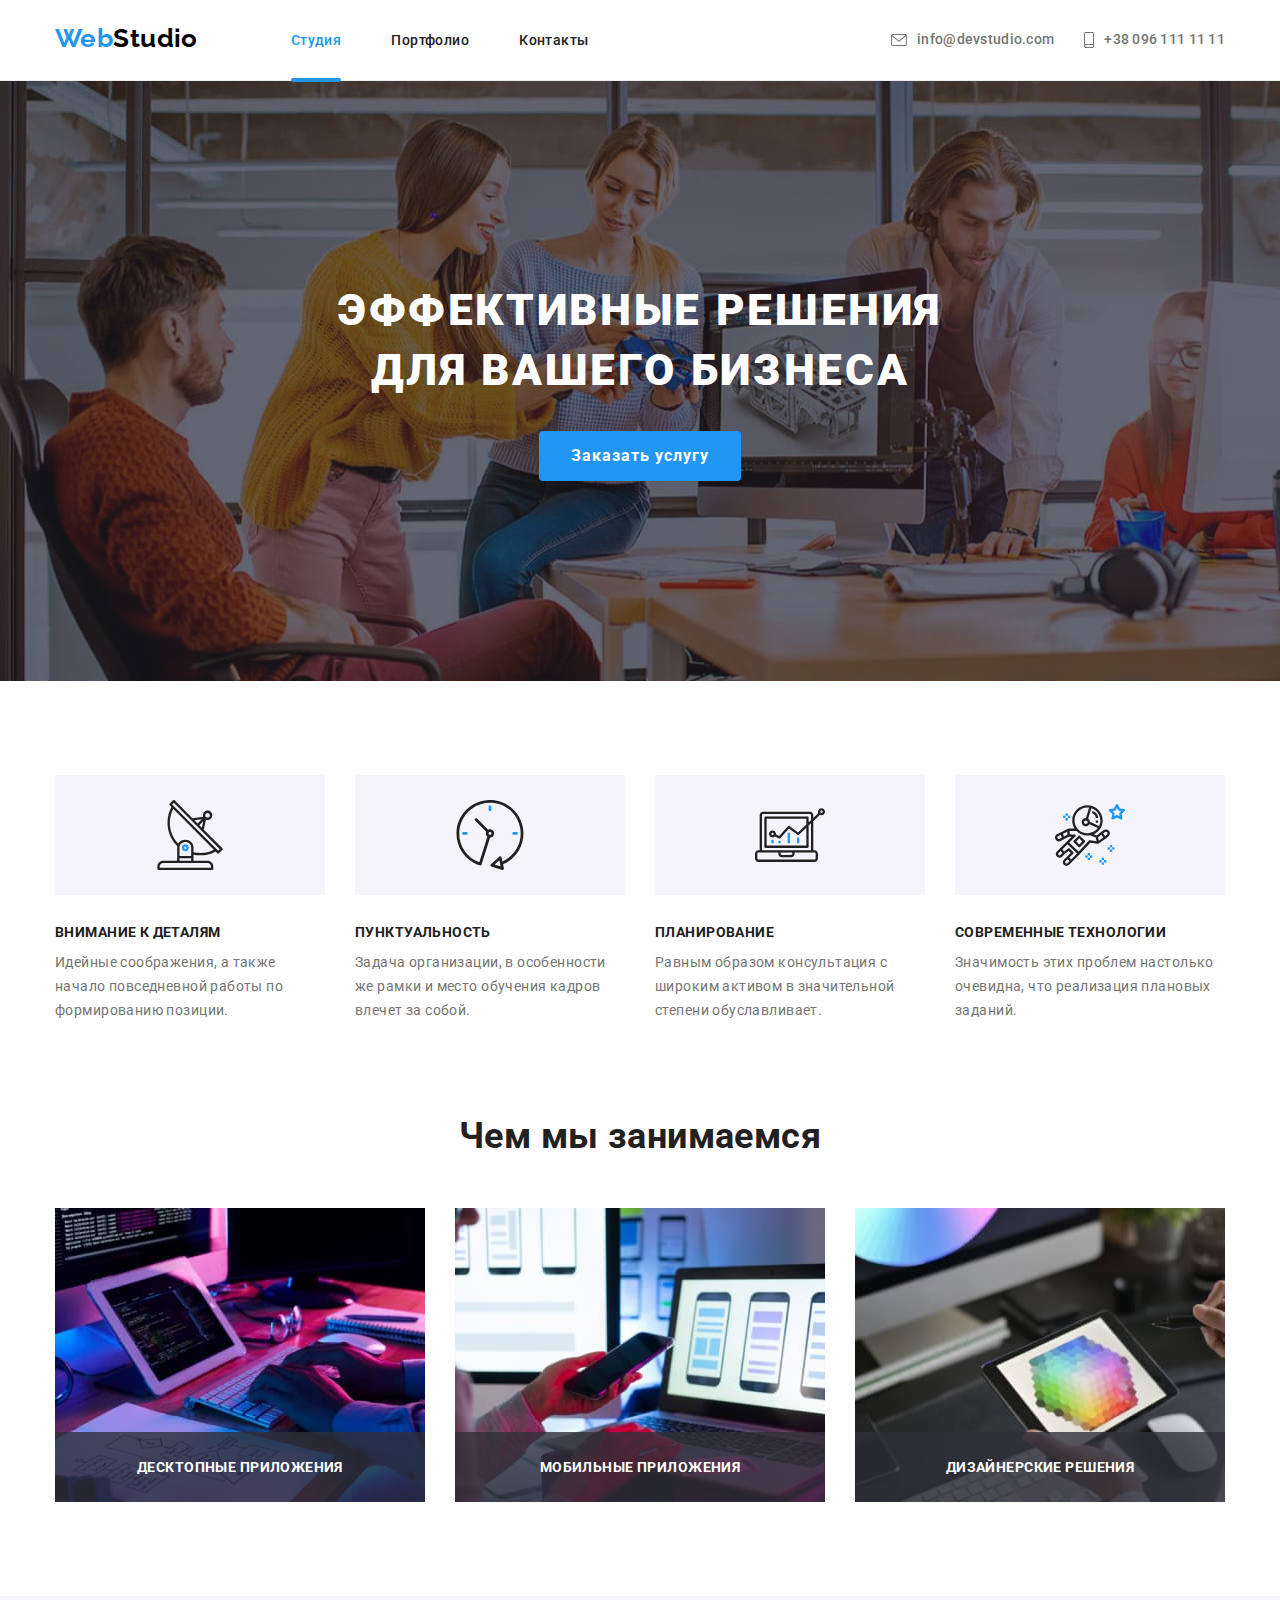
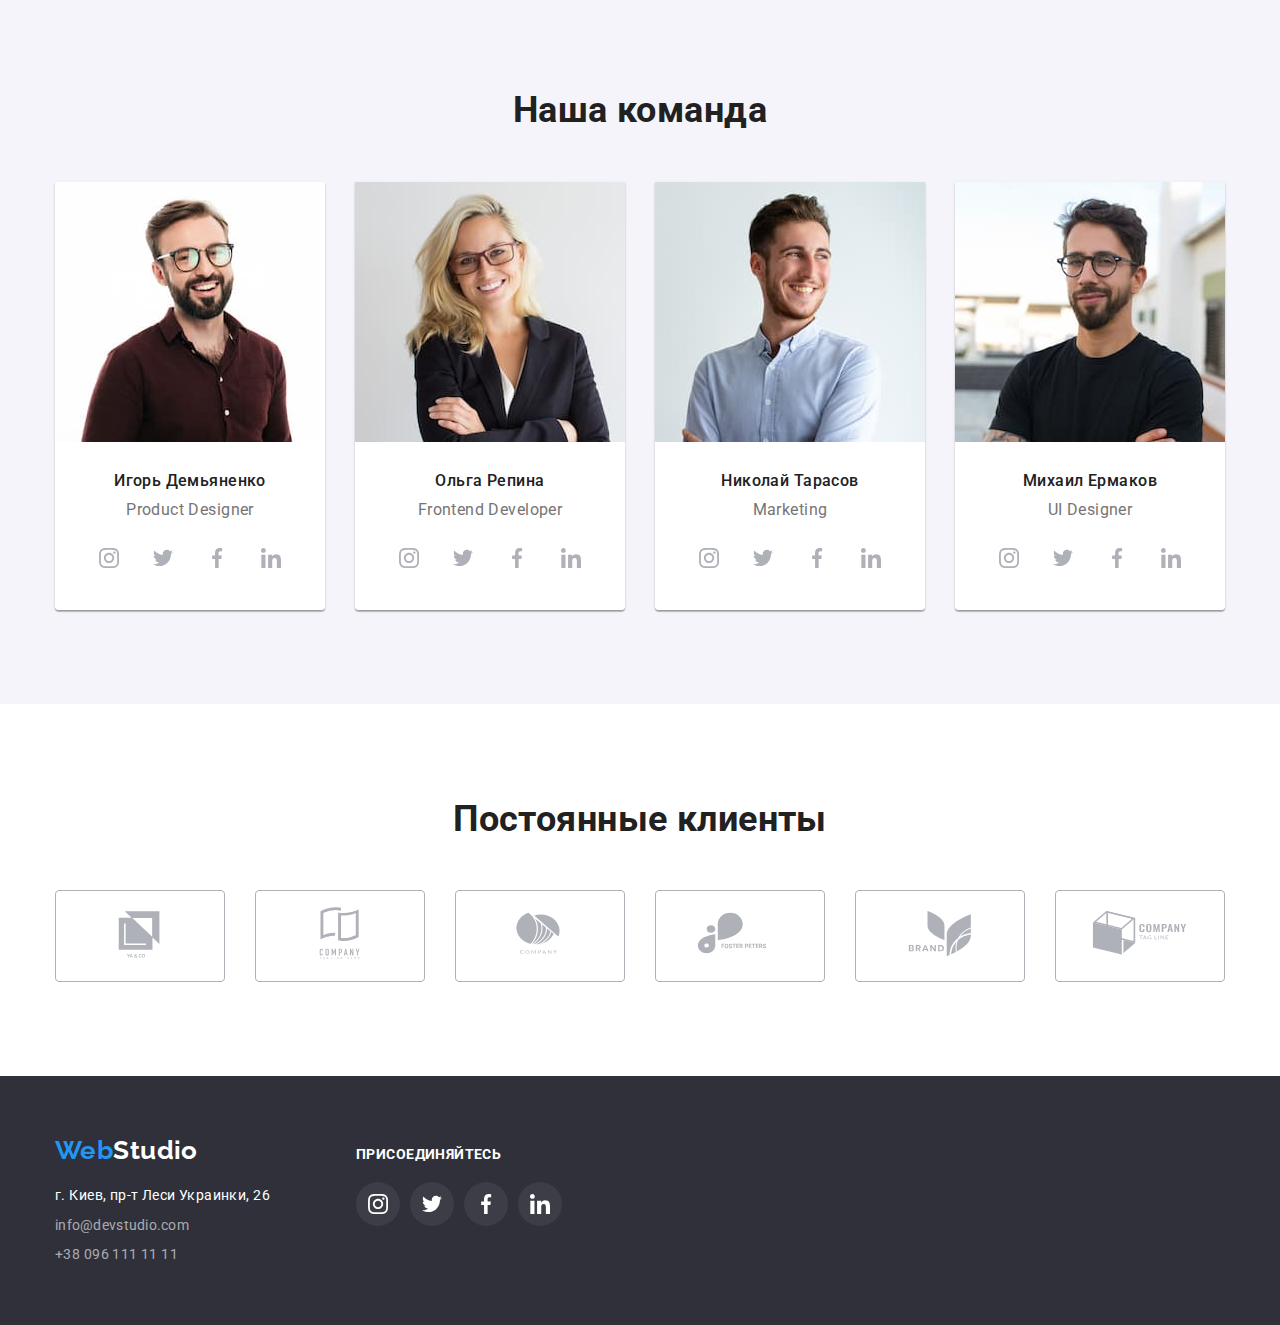
<file: index.html>
<!DOCTYPE html>
<html lang="ru">
    <head>
        <meta charset="UTF-8">
        <meta http-equiv="X-UA-Compatible" content="IE=edge">
        <meta name="viewport" content="width=device-width, initial-scale=1.0">
        <title>Cтудия</title>
        <link rel="preconnect" href="https://fonts.googleapis.com">
        <link rel="preconnect" href="https://fonts.gstatic.com" crossorigin>
        <link href="https://fonts.googleapis.com/css2?family=Raleway:wght@700&family=Roboto:wght@400;500;700;900&display=swap" rel="stylesheet">
        <link rel="stylesheet" href="https://cdnjs.cloudflare.com/ajax/libs/modern-normalize/1.1.0/modern-normalize.min.css">
        <link rel="stylesheet" href="./css/styles.css">
    </head>
    <body>
        <header class="header">
            <div class="container container-nav">
                <nav class="navigation">
                <a href="./index.html" class="header-link-logo link"><span class="logo-web">Web</span><span class="logo-studio">Studio</span></a>
                <ul class="header-list list">
                    <li class="header-item">
                        <a href="./index.html" class="header-link link current">Студия</a>
                    </li>
                    <li class="header-item">
                        <a href="./portfolio.html" class="header-link link">Портфолио</a>
                    </li>
                    <li class="header-item">
                        <a href="" class="header-link link">Контакты</a>
                    </li>
                </ul>
                </nav>
                <ul class="header-contact-list list">
                    <li class="header-contact-item">
                        <a href="mailto:info@devstudio.com" class="header-mail link">
                        <svg class="mail-icon" width="16" height="12">
                            <use href="./images/icons.svg#icon-envelope"></use>
                        </svg>
                        info@devstudio.com</a>
                    </li>
                    <li class="header-contact-item">
                        <a href="tel:+380961111111" class="header-tel link">
                            <svg class="phone-icon" width="10" height="16">
                            <use href="./images/icons.svg#icon-smartphone"></use>
                        </svg>
                        +38 096 111 11 11</a>
                    </li>
                </ul>
            </div>
        </header>
        <main>
            <!-- <main body hero line> -->
                <section class="section-hero section">
                    <div class="container">
                        <h1 class="hero-title">Эффективные решения для вашего бизнеса</h1>
                        <button type="button" class="hero-button" data-modal-open>Заказать услугу</button>
                    </div>
                </section>
            <!-- main body advantages line -->
            <section class="section">
                <div class="container">
                    <h2 class="visually-hidden">Наши преимущества</h2>
                    <ul class="adv-list list">
                        <li class="adv-item">
                            <div class="adv-icon-box">
                                <svg width="70" height="70">
                                    <use href="./images/icons.svg#icon-antenna"></use>
                                </svg>
                            </div>
                            <h3 class="adv-title">Внимание к деталям</h3> 
                            <p class="adv-text">Идейные соображения, а также начало повседневной работы по формированию позиции.</p>
                        </li>
                        <li class="adv-item">
                            <div class="adv-icon-box">
                                <svg width="70" height="70">
                                    <use href="./images/icons.svg#icon-clock"></use>
                                </svg>
                            </div>
                            <h3 class="adv-title">Пунктуальность</h3>
                            <p class="adv-text">Задача организации, в особенности же рамки и место обучения кадров влечет за собой.</p>
                        </li>
                        <li class="adv-item">
                            <div class="adv-icon-box">
                                <svg width="70" height="70">
                                    <use href="./images/icons.svg#icon-diagram"></use>
                                </svg>
                            </div>
                            <h3 class="adv-title">Планирование</h3> 
                            <p class="adv-text">Равным образом консультация с широким активом в значительной степени обуславливает.</p>
                        </li>
                        <li class="adv-item">
                            <div class="adv-icon-box">
                                <svg width="70" height="70">
                                    <use href="./images/icons.svg#icon-astronaut"></use>
                                </svg>
                            </div>
                            <h3 class="adv-title">Современные технологии</h3>
                            <p class="adv-text">Значимость этих проблем настолько очевидна, что реализация плановых заданий.</p>
                        </li>
                    </ul>
                </div>
            </section>            
            <!--main body works line-->
            <section class="section-works section">
                <div class="container">
                    <h2 class="works-title">Чем мы занимаемся</h2>
                    <ul class="works-list list">
                        <li class="works-item">
                            <img src="./images/about-img-1.jpg" alt="планшет и кодинг" width="370" height="294">
                            <p class="works-item-text">Десктопные приложения</p>
                        </li>
                        <li class="works-item">
                            <img src="./images/about-img-2.jpg" alt="ноутбук и телефон" width="370" height="294">
                            <p class="works-item-text">Мобильные приложения</p>
                        </li>
                        <li class="works-item">
                            <img src="./images/about-img-3.jpg" alt="рисунок в планшете" width="370" height="294">
                            <p class="works-item-text">Дизайнерские решения</p>
                        </li>
                    </ul>
                </div>
            </section>
            <!--main body team line-->
            <section class="section-team section">
                <div class="container">
                    <h2 class="team-title">Наша команда</h2>
                    <ul class="team-list list">
                        <li class="team-list-item">
                            <img src="./images/face-1.jpg" alt="мужик в очках и рубашке" width="270" height="260">
                            <div class="team-cards">
                                <h3 class="employee-title">Игорь Демьяненко</h3>
                                <p class="position-team">Product Designer</p>
                                <ul class="team-soc-list list">
                                    <li class="team-soc-item">
                                        <a href="" class="team-soc-link">
                                            <svg class="team-soc-icon" width="20" height="20">
                                                <use href="./images/icons.svg#icon-instagram"></use>
                                            </svg>
                                        </a>
                                    </li>
                                    <li class="team-soc-item">
                                        <a href="" class="team-soc-link">
                                            <svg class="team-soc-icon" width="20" height="20">
                                                <use href="./images/icons.svg#icon-twitter"></use>
                                            </svg>
                                        </a>
                                    </li>
                                    <li class="team-soc-item">
                                        <a href="" class="team-soc-link">
                                            <svg class="team-soc-icon" width="20" height="20">
                                                <use href="./images/icons.svg#icon-facebook"></use>
                                            </svg>
                                        </a>
                                    </li>
                                    <li class="team-soc-item">
                                        <a href="" class="team-soc-link">
                                            <svg class="team-soc-icon" width="20" height="20">
                                                <use href="./images/icons.svg#icon-linkedin"></use>
                                            </svg>
                                        </a>
                                    </li>
                                </ul>
                            </div>
                        </li>
                        <li class="team-list-item">
                            <img src="./images/face-2.jpg" alt="женщина" width="270" height="260">
                            <div class="team-cards">
                                <h3 class="employee-title">Ольга Репина</h3>
                                <p class="position-team">Frontend Developer</p>
                                <ul class="team-soc-list list">
                                    <li class="team-soc-item">
                                        <a href="" class="team-soc-link">
                                            <svg class="team-soc-icon" width="20" height="20">
                                                <use href="./images/icons.svg#icon-instagram"></use>
                                            </svg>
                                        </a>
                                    </li>
                                    <li class="team-soc-item">
                                        <a href="" class="team-soc-link">
                                            <svg class="team-soc-icon" width="20" height="20">
                                                <use href="./images/icons.svg#icon-twitter"></use>
                                            </svg>
                                        </a>
                                    </li>
                                    <li class="team-soc-item">
                                        <a href="" class="team-soc-link">
                                            <svg class="team-soc-icon" width="20" height="20">
                                                <use href="./images/icons.svg#icon-facebook"></use>
                                            </svg>
                                        </a>
                                    </li>
                                    <li class="team-soc-item">
                                        <a href="" class="team-soc-link">
                                            <svg class="team-soc-icon" width="20" height="20">
                                                <use href="./images/icons.svg#icon-linkedin"></use>
                                            </svg>
                                        </a>
                                    </li>
                                </ul>
                            </div>
                        </li>
                        <li class="team-list-item">
                            <img src="./images/face-3.jpg" alt="мужик в белой рубашке" width="270" height="260">
                            <div class="team-cards">
                                <h3 class="employee-title">Николай Тарасов</h3>
                                <p class="position-team">Marketing</p>
                                <ul class="team-soc-list list">
                                    <li class="team-soc-item">
                                        <a href="" class="team-soc-link">
                                            <svg class="team-soc-icon" width="20" height="20">
                                                <use href="./images/icons.svg#icon-instagram"></use>
                                            </svg>
                                        </a>
                                    </li>
                                    <li class="team-soc-item">
                                        <a href="" class="team-soc-link">
                                            <svg class="team-soc-icon" width="20" height="20">
                                                <use href="./images/icons.svg#icon-twitter"></use>
                                            </svg>
                                        </a>
                                    </li>
                                    <li class="team-soc-item">
                                        <a href="" class="team-soc-link">
                                            <svg class="team-soc-icon" width="20" height="20">
                                                <use href="./images/icons.svg#icon-facebook"></use>
                                            </svg>
                                        </a>
                                    </li>
                                    <li class="team-soc-item">
                                        <a href="" class="team-soc-link">
                                            <svg class="team-soc-icon" width="20" height="20">
                                                <use href="./images/icons.svg#icon-linkedin"></use>
                                            </svg>
                                        </a>
                                    </li>
                                </ul>
                            </div>
                        </li>
                        <li class="team-list-item">
                            <img src="./images/face-4.jpg" alt="мужик в очках и футболке" width="270" height="260">
                            <div class="team-cards">
                                <h3 class="employee-title">Михаил Ермаков</h3>
                                <p class="position-team">UI Designer</p>
                                <ul class="team-soc-list list">
                                    <li class="team-soc-item">
                                        <a href="" class="team-soc-link">
                                            <svg class="team-soc-icon" width="20" height="20">
                                                <use href="./images/icons.svg#icon-instagram"></use>
                                            </svg>
                                        </a>
                                    </li>
                                    <li class="team-soc-item">
                                        <a href="" class="team-soc-link">
                                            <svg class="team-soc-icon" width="20" height="20">
                                                <use href="./images/icons.svg#icon-twitter"></use>
                                            </svg>
                                        </a>
                                    </li>
                                    <li class="team-soc-item">
                                        <a href="" class="team-soc-link">
                                            <svg class="team-soc-icon" width="20" height="20">
                                                <use href="./images/icons.svg#icon-facebook"></use>
                                            </svg>
                                        </a>
                                    </li>
                                    <li class="team-soc-item">
                                        <a href="" class="team-soc-link">
                                            <svg class="team-soc-icon" width="20" height="20">
                                                <use href="./images/icons.svg#icon-linkedin"></use>
                                            </svg>
                                        </a>
                                    </li>
                                </ul>
                            </div>
                        </li>
                    </ul>
                </div>
            </section>
            <!-- clients section -->
            <section class="section-clients section">
                <div class="container">
                    <h2 class="title-clients">Постоянные клиенты</h2>
                    <ul class="clients-list list">
                        <li class="clients-item">
                            <a href="" class="clients-links">
                                <svg class="clients-icon" width="106" height="60">
                                    <use href="./images/icons.svg#icon-Logo-1"></use>
                                </svg>
                            </a>
                        </li>
                        <li class="clients-item">
                            <a href="" class="clients-links">
                                <svg class="clients-icon" width="106" height="60">
                                    <use href="./images/icons.svg#icon-Logo-2"></use>
                                </svg>
                            </a>
                        </li>
                        <li class="clients-item">
                            <a href="" class="clients-links">
                                <svg class="clients-icon" width="106" height="60">
                                    <use href="./images/icons.svg#icon-Logo-3"></use>
                                </svg>
                            </a>
                        </li>
                        <li class="clients-item">
                            <a href="" class="clients-links">
                                <svg class="clients-icon" width="106" height="60">
                                    <use href="./images/icons.svg#icon-Logo-4"></use>
                                </svg>
                            </a>
                        </li>
                        <li class="clients-item">
                            <a href="" class="clients-links">
                                <svg class="clients-icon" width="106" height="60">
                                    <use href="./images/icons.svg#icon-Logo-5"></use>
                                </svg>
                            </a>
                        </li>
                        <li class="clients-item">
                            <a href="" class="clients-links">
                                <svg class="clients-icon" width="106" height="60">
                                    <use href="./images/icons.svg#icon-Logo-6"></use>
                                </svg>
                            </a>
                        </li>
                    </ul>
                </div>
            </section>
        </main>    
        <footer class="footer">
            <div class="container-footer container">
            <div>
                <a href="./index.html" class="footer-link-logo link"><span class="logo-web">Web</span><span class="logo-studio-footer">Studio</span></a>
                <address class="address-container">
                <ul class="address-list list">
                    <li class="adress-item">
                        <a href="https://goo.gl/maps/8bVCaFrBpP2hShio7" target="_blank" class="footer-map-link link">г. Киев, пр-т Леси Украинки, 26</a>
                    </li>
                    <li class="adress-item">
                        <a href="mailto:info@devstudio.com" class="footer-mail link">info@devstudio.com</a>
                    </li>
                    <li class="adress-item">
                        <a href="tel:+380961111111" class="footer-tel link">+38 096 111 11 11</a>
                    </li>
                </ul>
                </address>
            </div>
                <div class="join-us-footer">
                    <p class="join-us-title">Присоединяйтесь</p>
                    <ul class="join-us-list list">
                        <li class="join-us-item">
                            <a href="" class="join-us-link link">
                                <svg class="join-us-icon" width="20" height="20">
                                    <use href="./images/icons.svg#icon-instagram"></use>
                                </svg>
                            </a>
                        </li>
                        <li class="join-us-item">
                            <a href="" class="join-us-link link">
                                <svg class="join-us-icon" width="20" height="20">
                                    <use href="./images/icons.svg#icon-twitter"></use>
                                </svg>
                            </a>
                        </li>
                        <li class="join-us-item">
                            <a href="" class="join-us-link link">
                                <svg class="join-us-icon" width="20" height="20">
                                    <use href="./images/icons.svg#icon-facebook"></use>
                                </svg>
                            </a>
                        </li>
                        <li class="join-us-item">
                            <a href="" class="join-us-link link">
                                <svg class="join-us-icon" width="20" height="20">
                                    <use href="./images/icons.svg#icon-linkedin"></use>
                                </svg>
                            </a>
                        </li>
                    </ul>
                </div>
            </div>    
        </footer>
        <div class="backdrop is-hidden" data-modal>
            <div class="modal">
                <button type="button" class="modal-button" data-modal-close>
                    <svg class="icon-Vector" width="11" height="11">
                    <use href="./images/icons.svg#icon-Vector"></use>
                </svg>
            </button>
        </div>
        </div>
        <script src="./js/modal.js"></script>
    </body>
</html>
</file>
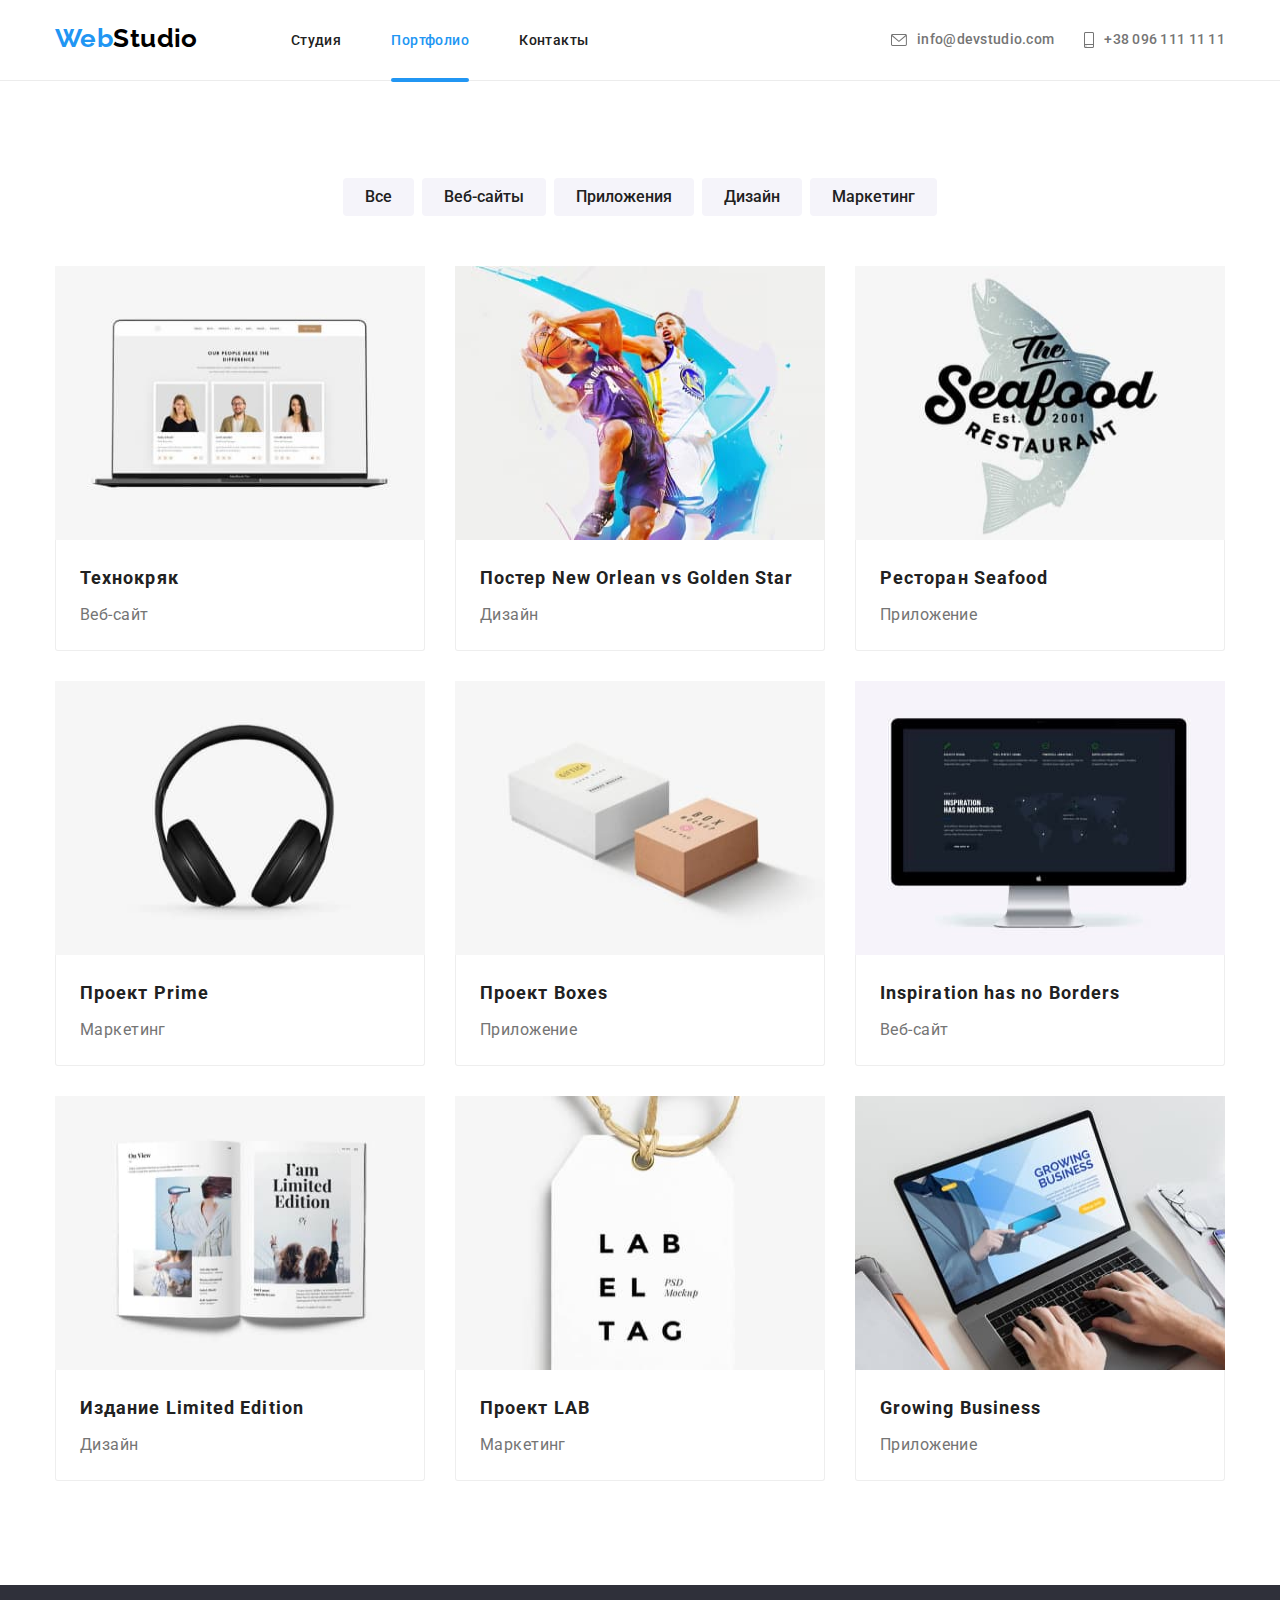
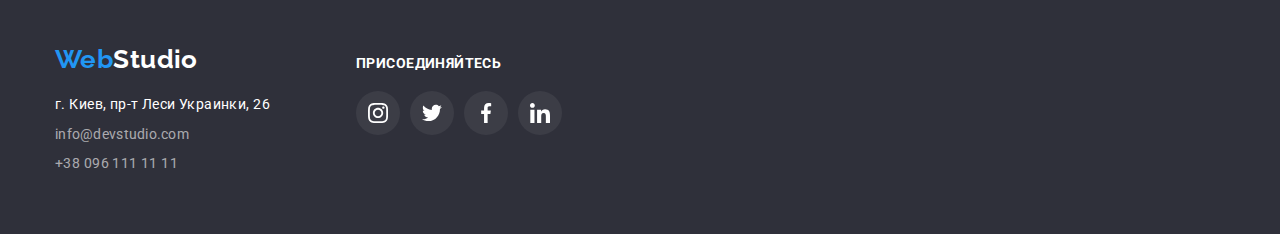
<file: portfolio.html>
<!DOCTYPE html>
<html lang="ru">

<head>
    <meta charset="UTF-8">
    <meta http-equiv="X-UA-Compatible" content="IE=edge">
    <meta name="viewport" content="width=device-width, initial-scale=1.0">
    <title>Портфолио</title>
    <link rel="preconnect" href="https://fonts.googleapis.com">
    <link rel="preconnect" href="https://fonts.gstatic.com" crossorigin>
    <link
        href="https://fonts.googleapis.com/css2?family=Raleway:wght@700&family=Roboto:wght@400;500;700;900&display=swap"
        rel="stylesheet">
    <link rel="stylesheet"
        href="https://cdnjs.cloudflare.com/ajax/libs/modern-normalize/1.1.0/modern-normalize.min.css">
    <link rel="stylesheet" href="./css/styles.css">
</head>

<body>
    <header class="header">
        <div class="container container-nav">
            <nav class="navigation">
                <a href="./index.html" class="header-link-logo link"><span class="logo-web">Web</span><span class="logo-studio">Studio</span></a>
                <ul class="header-list list">
                    <li class="header-item">
                        <a href="./index.html" class="header-link link">Студия</a>
                    </li>
                    <li class="header-item">
                        <a href="./portfolio.html" class="header-link link current">Портфолио</a>
                    </li>
                    <li class="header-item">
                        <a href="" class="header-link link">Контакты</a>
                    </li>
                </ul>
            </nav>
            <ul class="header-contact-list list">
                <li class="header-contact-item">
                    <a href="mailto:info@devstudio.com" class="header-mail link">
                        <svg class="mail-icon" width="16" height="12">
                            <use href="./images/icons.svg#icon-envelope"></use>
                        </svg>
                        info@devstudio.com</a>
                </li>
                <li class="header-contact-item">
                    <a href="tel:+380961111111" class="header-tel link">
                        <svg class="phone-icon" width="10" height="16">
                            <use href="./images/icons.svg#icon-smartphone"></use>
                        </svg>
                        +38 096 111 11 11</a>
                </li>
            </ul>
        </div>
    </header>
    <main>
        <section class="services">
            <div class="container">
                <h1 class="visually-hidden">Услуги</h1>
                    <ul class="services-button-list list">
                        <li class="services-buttom-item">
                            <button type="button" class="services-button">Все</button>
                        </li>
                        <li class="services-buttom-item">
                            <button type="button" class="services-button">Веб-сайты</button>
                        </li>
                        <li class="services-buttom-item">
                            <button type="button" class="services-button">Приложения</button>
                        </li>
                        <li class="services-buttom-item">
                            <button type="button" class="services-button">Дизайн</button>
                        </li>
                        <li class="services-buttom-item">
                            <button type="button" class="services-button">Маркетинг</button>
                        </li>
                    </ul>
                    <ul class="services-pics-list list">
                        <li class="services-pics-item">
                            <a href="" class="services-link link">
                                <div class="services-img-decor">
                                    <img src="./images/projects-1.jpg" alt="Технологии" width="370" height="274">
                                    <p class="services-decor-text">Ресурс предлагает комплексные предложения с разным
                                        уровнем функционала и сервисов. Все это позволит посетителю получить
                                        исчерпывающие сведения о компании или частном лице. Lorem ipsum dolor sit amet
                                        consectetur adipisicing elit. Inventore, amet. Nisi ea molestias, culpa itaque
                                        mollitia reiciendis et nam perspiciatis nobis possimus? Voluptate minima
                                        accusamus placeat eaque, pariatur ipsam dicta suscipit unde impedit magnam.
                                        Tempore maxime sequi maiores eveniet eum?</p>
                                </div>
                                <div class="portfolio-cards">
                                    <h2 class="sevices-title">Технокряк</h2>
                                    <p class="services-text">Веб-сайт</p>
                                </div>
                            </a>
                        </li>
                        <li class="services-pics-item">
                            <a href="" class="services-link link">
                                <div class="services-img-decor">
                                    <img src="./images/projects-2.jpg" alt="Технологии" width="370" height="274">
                                    <p class="services-decor-text">Ресурс предлагает комплексные предложения с разным
                                        уровнем функционала и сервисов. Все это позволит посетителю получить
                                        исчерпывающие сведения о компании или частном лице. Lorem ipsum dolor sit amet
                                        consectetur adipisicing elit. Inventore, amet. Nisi ea molestias, culpa itaque
                                        mollitia reiciendis et nam perspiciatis nobis possimus? Voluptate minima
                                        accusamus placeat eaque, pariatur ipsam dicta suscipit unde impedit magnam.
                                        Tempore maxime sequi maiores eveniet eum?</p>
                                </div>
                                <div class="portfolio-cards">
                                    <h2 class="sevices-title">Постер New Orlean vs Golden Star</h2>
                                        <p class="services-text">Дизайн</p>
                                </div>
                            </a>
                        </li>
                        <li class="services-pics-item">
                            <a href="" class="services-link link">
                                <div class="services-img-decor">
                                    <img src="./images/projects-3.jpg" alt="Технологии" width="370" height="274">
                                    <p class="services-decor-text">Ресурс предлагает комплексные предложения с разным
                                    уровнем функционала и сервисов. Все это позволит посетителю получить исчерпывающие
                                    сведения о компании или частном лице. Lorem ipsum dolor sit amet consectetur
                                    adipisicing elit. Inventore, amet. Nisi ea molestias, culpa itaque mollitia
                                    reiciendis et nam perspiciatis nobis possimus? Voluptate minima accusamus placeat
                                    eaque, pariatur ipsam dicta suscipit unde impedit magnam. Tempore maxime sequi
                                    maiores eveniet eum?</p>
                                </div>
                                <div class="portfolio-cards">
                                    <h2 class="sevices-title">Ресторан Seafood</h2>
                                    <p class="services-text">Приложение</p>
                                </div>
                            </a>
                        </li>
                        <li class="services-pics-item">
                            <a href="" class="services-link link">
                                <div class="services-img-decor">
                                    <img src="./images/projects-4.jpg" alt="Технологии" width="370" height="274">
                                    <p class="services-decor-text">Ресурс предлагает комплексные предложения с разным
                                        уровнем функционала и сервисов. Все это позволит посетителю получить исчерпывающие
                                        сведения о компании или частном лице. Lorem ipsum dolor sit amet consectetur
                                        adipisicing elit. Inventore, amet. Nisi ea molestias, culpa itaque mollitia
                                        reiciendis et nam perspiciatis nobis possimus? Voluptate minima accusamus placeat
                                        eaque, pariatur ipsam dicta suscipit unde impedit magnam. Tempore maxime sequi
                                        maiores eveniet eum?</p>
                                </div>
                                <div class="portfolio-cards">
                                    <h2 class="sevices-title">Проект Prime</h2>
                                    <p class="services-text">Маркетинг</p>
                                </div>
                            </a>
                        </li>
                        <li class="services-pics-item">
                            <a href="" class="services-link link">
                                <div class="services-img-decor">
                                    <img src="./images/projects-5.jpg" alt="Технологии" width="370" height="274">
                                    <p class="services-decor-text">Ресурс предлагает комплексные предложения с разным
                                        уровнем функционала и сервисов. Все это позволит посетителю получить исчерпывающие
                                        сведения о компании или частном лице. Lorem ipsum dolor sit amet consectetur
                                        adipisicing elit. Inventore, amet. Nisi ea molestias, culpa itaque mollitia
                                        reiciendis et nam perspiciatis nobis possimus? Voluptate minima accusamus placeat
                                        eaque, pariatur ipsam dicta suscipit unde impedit magnam. Tempore maxime sequi
                                        maiores eveniet eum?</p>
                                </div>
                                <div class="portfolio-cards">
                                    <h2 class="sevices-title">Проект Boxes</h2>
                                    <p class="services-text">Приложение</p>
                                </div>
                            </a>
                        </li>
                        <li class="services-pics-item">
                            <a href="" class="services-link link">
                                <div class="services-img-decor">
                                    <img src="./images/projects-6.jpg" alt="Технологии" width="370" height="274">
                                    <p class="services-decor-text">Ресурс предлагает комплексные предложения с разным
                                        уровнем функционала и сервисов. Все это позволит посетителю получить исчерпывающие
                                        сведения о компании или частном лице. Lorem ipsum dolor sit amet consectetur
                                        adipisicing elit. Inventore, amet. Nisi ea molestias, culpa itaque mollitia
                                        reiciendis et nam perspiciatis nobis possimus? Voluptate minima accusamus placeat
                                        eaque, pariatur ipsam dicta suscipit unde impedit magnam. Tempore maxime sequi
                                        maiores eveniet eum?</p>
                                </div>
                                <div class="portfolio-cards">
                                    <h2 lang="en" class="sevices-title">Inspiration has no Borders</h2>
                                    <p class="services-text">Веб-сайт</p>
                                </div>
                            </a>
                        </li>
                        <li class="services-pics-item">
                            <a href="" class="services-link link">
                                <div class="services-img-decor">   
                                    <img src="./images/projects-7.jpg" alt="Технологии" width="370" height="274">
                                    <p class="services-decor-text">Ресурс предлагает комплексные предложения с разным
                                        уровнем функционала и сервисов. Все это позволит посетителю получить исчерпывающие
                                        сведения о компании или частном лице. Lorem ipsum dolor sit amet consectetur
                                        adipisicing elit. Inventore, amet. Nisi ea molestias, culpa itaque mollitia
                                        reiciendis et nam perspiciatis nobis possimus? Voluptate minima accusamus placeat
                                        eaque, pariatur ipsam dicta suscipit unde impedit magnam. Tempore maxime sequi
                                        maiores eveniet eum?</p></div>
                                <div class="portfolio-cards">
                                    <h2 class="sevices-title">Издание Limited Edition</h2>
                                    <p class="services-text">Дизайн</p>
                                </div>
                            </a>
                        </li>
                        <li class="services-pics-item">
                            <a href="" class="services-link link">
                                <div class="services-img-decor">
                                    <img src="./images/projects-8.jpg" alt="Технологии" width="370" height="274">
                                    <p class="services-decor-text">Ресурс предлагает комплексные предложения с разным
                                        уровнем функционала и сервисов. Все это позволит посетителю получить исчерпывающие
                                        сведения о компании или частном лице. Lorem ipsum dolor sit amet consectetur
                                        adipisicing elit. Inventore, amet. Nisi ea molestias, culpa itaque mollitia
                                        reiciendis et nam perspiciatis nobis possimus? Voluptate minima accusamus placeat
                                        eaque, pariatur ipsam dicta suscipit unde impedit magnam. Tempore maxime sequi
                                        maiores eveniet eum?</p>
                                </div>
                                <div class="portfolio-cards">
                                    <h2 class="sevices-title">Проект LAB</h2>
                                    <p class="services-text">Маркетинг</p>
                                </div>
                            </a>
                        </li>
                        <li class="services-pics-item">
                            <a href="" class="services-link link">
                                <div class="services-img-decor">
                                    <img src="./images/projects-9.jpg" alt="Технологии" width="370" height="274">
                                    <p class="services-decor-text">Ресурс предлагает комплексные предложения с разным
                                        уровнем функционала и сервисов. Все это позволит посетителю получить исчерпывающие
                                        сведения о компании или частном лице. Lorem ipsum dolor sit amet consectetur
                                        adipisicing elit. Inventore, amet. Nisi ea molestias, culpa itaque mollitia
                                        reiciendis et nam perspiciatis nobis possimus? Voluptate minima accusamus placeat
                                        eaque, pariatur ipsam dicta suscipit unde impedit magnam. Tempore maxime sequi
                                        maiores eveniet eum?</p>
                                </div>
                                <div class="portfolio-cards">
                                    <h2 lang="en" class="sevices-title">Growing Business</h2>
                                    <p class="services-text">Приложение</p>
                                </div>
                            </a>
                        </li>
                    </ul>
            </div>
        </section>
    </main>
</body>
<footer class="footer">
    <div class="container-footer container">
        <div>
            <a href="./index.html" class="footer-link-logo link"><span class="logo-web">Web</span><span
                    class="logo-studio-footer">Studio</span></a>
            <address class="address-container">
                <ul class="address-list list">
                    <li class="adress-item">
                        <a href="https://goo.gl/maps/8bVCaFrBpP2hShio7" target="_blank" class="footer-map-link link">г.
                            Киев, пр-т Леси Украинки, 26</a>
                    </li>
                    <li class="adress-item">
                        <a href="mailto:info@devstudio.com" class="footer-mail link">info@devstudio.com</a>
                    </li>
                    <li class="adress-item">
                        <a href="tel:+380961111111" class="footer-tel link">+38 096 111 11 11</a>
                    </li>
                </ul>
            </address>
        </div>
        <div class="join-us-footer">
            <p class="join-us-title">Присоединяйтесь</p>
            <ul class="join-us-list list">
                <li class="join-us-item">
                    <a href="" class="join-us-link link">
                        <svg class="join-us-icon" width="20" height="20">
                            <use href="./images/icons.svg#icon-instagram"></use>
                        </svg>
                    </a>
                </li>
                <li class="join-us-item">
                    <a href="" class="join-us-link link">
                        <svg class="join-us-icon" width="20" height="20">
                            <use href="./images/icons.svg#icon-twitter"></use>
                        </svg>
                    </a>
                </li>
                <li class="join-us-item">
                    <a href="" class="join-us-link link">
                        <svg class="join-us-icon" width="20" height="20">
                            <use href="./images/icons.svg#icon-facebook"></use>
                        </svg>
                    </a>
                </li>
                <li class="join-us-item">
                    <a href="" class="join-us-link link">
                        <svg class="join-us-icon" width="20" height="20">
                            <use href="./images/icons.svg#icon-linkedin"></use>
                        </svg>
                    </a>
                </li>
            </ul>
        </div>
    </div>
</footer>

</html>
</file>
<file: css/styles.css>
html {
    box-sizing: border-box;
}

*, 
*::before, 
*::after {
    box-sizing: inherit;
}

h1, h2, h3, h4, h5, h6, p {
    margin: 0;
}

ul, ol {
    padding-left: 0;
    margin: 0;
}


:root {
    --title-text-color: #212121;
    --header-link-color: #212121;
    --button-services-color: #212121;
    --secondary-text-color: #757575;
    --main-text-color: #FFFFFF;
    --main-background-color: #ffffff;
    --footer-text: #ffffff;
    --button-text-color: #ffffff;
    --logo-studio-color: #000000;
    --logo-studio-alt-color: #FFFFFF;
    --hero-button-color: #ffffff;
    --hero-button-color-alt: #000000;
    --logo-web-color: #2196F3;
    --link-color: #2196F3;
    --main-button-color: #2196F3;
    --bg-icon-color: #2196F3;
    --footer-text-color: rgba(255, 255, 255, 0.6);
    --hero-background-color: #2F303A;
    --footer-background-color: #2F303A;
    --button-background-color: #F5F4FA;
    --team-background-color: #F5F4FA;
    --list-right-margin: 30px;
}

body {
    margin: 0;
    font-family: 'Roboto', Tahoma sans-serif;
    color: var(--secondary-text-color);
    font-size: 14px;
    letter-spacing: 0.03em;
    background-color: var(--main-background-color);
}

img {
    display: block;
}

.visually-hidden {
    position: absolute;
    white-space: nowrap;
    width: 1px;
    height: 1px;
    overflow: hidden;
    border: 0;
    padding: 0;
    clip: rect(0 0 0 0);
    clip-path: inset(50%);
    margin: -1p;
}

.link {
    text-decoration: none;
}

.list {
    list-style: none;
    padding: 0;
    margin: 0;
}

.container {    
    width: 1200px;
    padding-left: 15px;
    padding-right: 15px;
    margin: 0 auto;
}

.section {
    padding-top: 94px;
    padding-bottom: 94px;
}

/*-----------------header body-------*/ 
.header {
    border-bottom: 1px solid #ECECEC;
}

.container-nav {
    display: flex;
    align-items: center;
}

.navigation {
    display: flex;
}

.header-link-logo {
    padding-top: 24px;
    padding-bottom: 25px;
    text-decoration: none;
    align-items: center;
    margin-right: 93px;
    font-family: "Raleway";
}

.logo-web {
    font-family: "Raleway", sans-serif;
    font-weight: 700;
    font-size: 26px;
    line-height: 1.1;
    color: var(--logo-web-color);
}

.logo-studio {
    font-family: "Raleway", sans-serif;
    font-weight: 700;
    font-size: 26px;
    line-height: 1.1;
    color: var(--logo-studio-color);
}

.header-list {
    display: flex;
}

.header-item {
    padding-top: 32px;
    padding-bottom: 32px;
    margin-right: 50px;
}

.header-item:last-child {
    margin-right: 0;
}

.header-link {
    position: relative;
    padding-top: 32px;
    padding-bottom: 32px;
    font-weight: 500;
    line-height: 1.1;
    color: var(--header-link-color);

    transition-property: color;
    transition-duration: 250ms;
    transition-timing-function: cubic-bezier(0.4, 0, 0.2, 1);
}

.header-link.current::after {
    content:"";
    position: absolute;
    width: 100%;
    left: 0;
    bottom: -2px;
    height: 4px;
    border-radius: 2px;

    background: #2196F3;
}

.header-link:hover, 
.header-link:focus {
    color: var(--link-color);
}

.link.current {
    color: var(--link-color);
}

/*------header contacts-------*/

.header-contact-list {
    display: flex;
    margin-left: auto;
}

.header-contact-item {
    margin-right: 50px;
    margin: auto;
}

.header-mail {
    display: flex;
    align-items: center;
    margin-right: 30px;
    padding-top: 32px;
    padding-bottom: 32px;
    font-weight: 500;
    line-height: 1.14;
    letter-spacing: 0.02em;
    color: var(--secondary-text-color);

    transition-property: color, fill;
    transition-duration: 250ms;
    transition-timing-function: cubic-bezier(0.4, 0, 0.2, 1);
}

.header-mail:hover,
.header-mail:focus {
    color: var(--link-color)
}

.mail-icon {
    fill: #757575;
    margin-right: 10px;
    height: 14px;
}

.phone-icon {
    fill: #757575;
    margin-right: 10px;
    height: 16px;
}

.header-mail:hover .mail-icon {
    fill: var(--link-color)
}

.header-tel {
    width: 100%;
    height: 100%;
    display: flex;
    align-items: center;
    padding-top: 32px;
    padding-bottom: 32px;
    font-weight: 500;
    line-height: 1.14;
    letter-spacing: 0.02em;
    color: var(--secondary-text-color);

    transition-property: color, fill;
    transition-duration: 250ms;
    transition-timing-function: cubic-bezier(0.4, 0, 0.2, 1);
}
.header-tel:hover,
.header-tel:focus {
    color: var(--link-color);
}

.header-tel:hover .phone-icon {
    fill: var(--link-color)
}

/*-------------main body hero line--------*/
.section-hero {
    background-color: var(--hero-background-color);
    text-align: center;
    padding-top: 200px;
    padding-bottom: 200px;
    background-image:linear-gradient(rgba(47, 48, 58, 0.4), rgba(47, 48, 58, 0.4)), url(../images/Hero-bg.jpg);
    background-repeat: no-repeat;
    background-size: cover;
    max-width: 1600px;
    margin: 0 auto;
}

.hero-title {
    max-width: 696px;
    margin: 0 auto;
    margin-bottom: 30px;
    font-weight: 900;
    font-size: 44px;
    line-height: 1.36;
    letter-spacing: 0.06em;
    text-transform: uppercase;
    color: var(--main-text-color);
}

.hero-button {
    border-radius: 4px; 
    min-width: 200px;
    padding: 10px 32px;
    font-weight: 700;
    font-size: 16px;
    line-height: 1.87;
    border: none;
    align-items: center;
    letter-spacing: 0.06em;
    color: var(--hero-button-color);
    cursor: pointer;
    background-color: var(--main-button-color);
}

/*-------------main body advantages line--------*/

.adv-list {
    display: flex;
    flex-wrap: wrap;
}

.adv-item {
    margin-right: var(--list-right-margin);
}

.adv-item:last-child {
    margin-right: 0;
}

.adv-icon-box {
    width: 270px;
    height: 120px;
    background-color: #F5F4FA;
    display: flex;
    justify-content: center;
    align-items: center;
    margin-bottom: 30px;
}

.adv-title {
    font-size: 14px;
    margin-bottom: 10px;
    font-weight: 700;
    line-height: 1.14;
    text-transform: uppercase;
    color: var(--title-text-color);
}

.adv-item {
    max-width: 270px;
}

.adv-text {
    line-height: 1.7;
}

/* --------------main body works line------*/

.section-works {
    padding-top: 0px;
}

.works-list {
    display: flex;
    flex-wrap: wrap;
}

.works-item {
    position: relative;
    margin-right: var(--list-right-margin);
}

.works-item:last-child {
    margin-right: 0;
}

.works-title {
    margin-bottom: 50px;
    font-weight: 700;
    font-size: 36px;
    line-height: 1.16;
    text-align: center;
    color: var(--title-text-color);
}

.works-item-text {
    position: absolute;
    height: 70px;
    bottom: 0px;
    display: flex;
    justify-content: center;
    align-items: center;
    width: 100%;

    font-weight: 700;
    line-height: 16px;
    text-transform: uppercase;

    color: var(--main-text-color);
    background: rgba(47, 48, 58, 0.8);
}

/* --------------main body team line------*/

.section-team {
    background-color: var(--team-background-color);
}

.team-list {
    display: flex;
    flex-wrap: wrap;
}

.team-list-item {
    margin-right: var(--list-right-margin);
    box-shadow: 0px 1px 3px rgba(0, 0, 0, 0.12), 0px 1px 1px rgba(0, 0, 0, 0.14), 0px 2px 1px rgba(0, 0, 0, 0.2);
    border-radius: 0px 0px 4px 4px;
}

.team-list-item:last-child {
    margin-right: 0;
}

.team-cards {
    width: 270px;
    padding-top: 30px;
    padding-bottom: 30px;
    background-color: #ffffff;
    border-bottom-left-radius: 4px;
    border-bottom-right-radius: 4px;
}

.team-title {
    margin-bottom: 50px;
    font-weight: 700;
    font-size: 36px;
    line-height: 1.16;
    text-align: center;
    color: var(--title-text-color);
}

.employee-title {
    margin-bottom: 10px;
    font-weight: 500;
    font-size: 16px;
    line-height: 1.18;
    text-align: center;
    color: var(--title-text-color);
}
.position-team {
    margin: 0 auto;
    font-size: 16px;
    line-height: 1.18;
    text-align: center;
    margin-bottom: 16px;    
}

.team-soc-list {
    display: flex;
    justify-content: center;
}

.team-soc-item {
    margin-right: 10px;
    width: 44px;
    height: 44px;
}

.team-soc-item:last-child {
    margin-right: 0;
}

.team-soc-link {
    width: 100%;
    height: 100%;
    background-color: #FFFFFF;
    border-radius: 50%;
    display: flex;
    justify-content: center;
    align-items: center;

    transition-property: background-color, fill;
    transition-duration: 250ms;
    transition-timing-function: cubic-bezier(0.4, 0, 0.2, 1);
}

.team-soc-icon {
    fill: #afb1b8;
}

.team-soc-link:hover {
    background-color: var(--bg-icon-color);
}

.team-soc-link:hover .team-soc-icon {
    fill: #ffffff;
}

/* -----------body-clients--------- */

.title-clients {
font-weight: 700;
font-size: 36px;
line-height: 42px;
text-align: center;
color: var(--title-text-color);
margin-bottom: 50px;
}

.clients-list {
    display: flex;
    flex-wrap: wrap;
}

.clients-item {
    width: 170px;
    height: 92px;
    border: 1px solid #AFB1B8;
    border-radius: 4px;
    margin-right: 30px;
    display: flex;
    justify-content: center;
    align-items: center;
    cursor: pointer;

    transition-property: border, fill;
    transition-duration: 250ms;
    transition-timing-function: cubic-bezier(0.4, 0, 0.2, 1);
}

.clients-item:last-child {
    margin-right: 0px;
}

.clients-item:hover {
    border: 1px solid #2196F3
}

.clients-icon {
    fill: #AFB1B8;
}

.clients-item:hover .clients-icon {
    fill: #2196F3
}

/*-------------footer----------*/
.footer {
    background-color: var(--footer-background-color);
    padding-bottom: 60px;
    padding-top: 60px;
}

.container-footer {
    display: flex;
    align-items: baseline;
}

.address-container {
    width: 231px;
    height: 81px;
    margin-right: 70px;
}

.footer-link-logo {
    text-decoration: none;
    align-items: center;
    font-family: 'Raleway';
    display: inline-block;
    margin-bottom: 20px;
}

.adress-item {
    margin-bottom: 9px;
}

.adress-item:last-child {
    margin-bottom: 0;
}

.logo-studio-footer {
    font-family: "Raleway", sans-serif;
    font-weight: 700;
    font-size: 26px;
    line-height: 1.1;
    color: var(--logo-studio-alt-color);
}

.footer-map-link {
    line-height: 1.7;
    color: var(--footer-text);
    font-style: normal;

    transition-property: color;
    transition-duration: 250ms;
    transition-timing-function: cubic-bezier(0.4, 0, 0.2, 1);
}

.footer-map-link:hover, 
.footer-map-link:focus {
    color:var(--link-color);
}

.footer-mail {
    line-height: 1.14;
    letter-spacing: 0.02em;
    color: var(--footer-text-color);
    font-style: normal;

    transition-property: color;
    transition-duration: 250ms;
    transition-timing-function: cubic-bezier(0.4, 0, 0.2, 1);
}

.footer-mail:hover,
.footer-mail:focus {
    color: var(--link-color);
}
    
.footer-tel {
    line-height: 1.7;
    color: var(--footer-text-color);
    font-style: normal;

    transition-property: color;
    transition-duration: 250ms;
    transition-timing-function: cubic-bezier(0.4, 0, 0.2, 1);
}

.footer-tel:hover,
.footer-tel:focus {
    color: var(--link-color);
}
/* -------footer join-us ---------*/

.join-us-title {
    font-weight: 700;
    font-size: 14px;
    line-height: 16px;
    letter-spacing: 0.03em;
    text-transform: uppercase;
    color: #FFFFFF;
    margin-bottom: 20px;
}

.join-us-list {
    display: flex;
    justify-content: center;
}

.join-us-item {
    margin-right: 10px;
    width: 44px;
    height: 44px;
}

.join-us-item:last-child {
    margin-right: 0;
}

.join-us-link {
    width: 100%;
    height: 100%;
    background-color: #ffffff10;
    border-radius: 50%;
    display: flex;
    justify-content: center;
    align-items: center;

    transition-property: background-color, fill;
    transition-duration: 250ms;
    transition-timing-function: cubic-bezier(0.4, 0, 0.2, 1);
}

.join-us-icon {
    fill: #ffffff;
}

.join-us-link:hover {
    background-color: var(--bg-icon-color);
}

.join-us-link:hover .join-us-icon {
    fill: #ffffff;
}

/*-------------PORTFOLIO--------*/

.services {
    padding-top: 97px;
    padding-bottom: 104px;
}

.services-button {
    border: none;
    border-radius: 4px;
    padding: 5.94px 22px;
    font-weight: 500;
    font-size: 16px;
    line-height: 1.6;
    text-align: center;
    display: flex;
    align-items: center;
    color: var(--button-services-color);
    cursor: pointer;
    background-color: var(--button-background-color);

    transition-property: color, background-color, box-shadow;
    transition-duration: 250ms;
    transition-timing-function: cubic-bezier(0.4, 0, 0.2, 1);
}

.services-button:hover,
.services-button:focus {
    color: var(--logo-studio-alt-color);
    background-color: var(--main-button-color);
    box-shadow: 0px 4px 4px rgba(0, 0, 0, 0.25), 
    0px 4px 4px rgba(0, 0, 0, 0.25), 
    0px 2px 2px rgba(0, 0, 0, 0.12);
}

.services-button-list {
    justify-content: center;
    margin-bottom: 50px;
    display: flex;
    flex-wrap: wrap;
}

.services-buttom-item {
    margin-right: 8px;
    align-items: center;
    border-color: none;
}

.services-buttom-item:last-child {
    margin: 0;
}

/*-------------portfolio services------*/

.services-link {
    display: block;
    transition-property: box-shadow;
    transition-duration: 250ms;
    transition-timing-function: cubic-bezier(0.4, 0, 0.2, 1);
}

.services-link:hover {
    box-shadow: 0px 1px 1px rgba(0, 0, 0, 0.12), 
    0px 4px 4px rgba(0, 0, 0, 0.06), 
    1px 4px 6px rgba(0, 0, 0, 0.16);
}

.sevices-title {
    margin-bottom: 4px;
    font-weight: 700;
    font-size: 18px;
    line-height: 2;
    letter-spacing: 0.06em;
    color: var(--title-text-color);
}
.services-text {
    margin: 0 auto;
    font-size: 16px;
    line-height: 1.87;
    color: var(--secondary-text-color);
}

.services-pics-list {
    display: flex;
    flex-wrap: wrap;
    margin-right: -30px;
}

.services-pics-item {
    margin-right: 30px;
    margin-bottom: 30px;
}

.services-pics-item:hover .services-decor-text {
    transform: translateY(0%);
}

.services-img-decor {
    position: relative;
    overflow: hidden;
}

.services-decor-text {
    position: absolute;
    top: 0;
    height: 100%;
    padding: 63px 24px;
    font-size: 18px;
    line-height: 1.5;
    color: var(--main-text-color);
    background-color: rgba(33, 150, 243, 0.9);
    transform: translateY(100%);
    transition: transform 250ms cubic-bezier(0.4, 0, 0.2, 1);
    overflow: auto;
}

.services-pics-item:nth-child(3n + 3) {
    margin-right: 0;
}

.services-pics-item:nth-last-child(-n + 3) {
    margin-bottom: 0;
}

.portfolio-cards {
    width: 370px;
    padding: 20px 24px;
    background-color: #ffffff;
    border-bottom: 1px solid #EEEEEE;
    border-left: 1px solid #EEEEEE;
    border-right: 1px solid #EEEEEE;
    border-bottom-left-radius: 3px;
    border-bottom-right-radius: 3px;
}

/* --------------backdrop------------- */

.backdrop {
    position: fixed;
    top: 0;
    width: 100%;
    height: 100%;
    background-color: rgba(0, 0, 0, 0.2);
    transition: opacity 300ms, visibility 300ms;
}

.backdrop.is-hidden .modal {
    transform: rotate(-290deg);
}

.modal {
    position: absolute;
    min-width: 528px;
    min-height: 581px;
    top: 50%;
    left: 50%;
    background: #FFFFFF;
    box-shadow: 0px 1px 3px rgba(0, 0, 0, 0.12), 0px 1px 1px rgba(0, 0, 0, 0.14), 0px 2px 1px rgba(0, 0, 0, 0.2);
    border-radius: 4px;
    transition: transform 250ms;
    transform: translate(-50%, -50%) rotate(0);
}

.modal-button {
    position: absolute;
    top: 11px;
    right: 8px;
    width: 30px;
    height: 30px;
    border-radius: 50%;
    background: #FFFFFF;
    border: 1px solid rgba(0, 0, 0, 0.1);
    box-sizing: border-box;
}

.is-hidden {
    opacity: 0;
    pointer-events: none;
    visibility: hidden;
}
</file>
